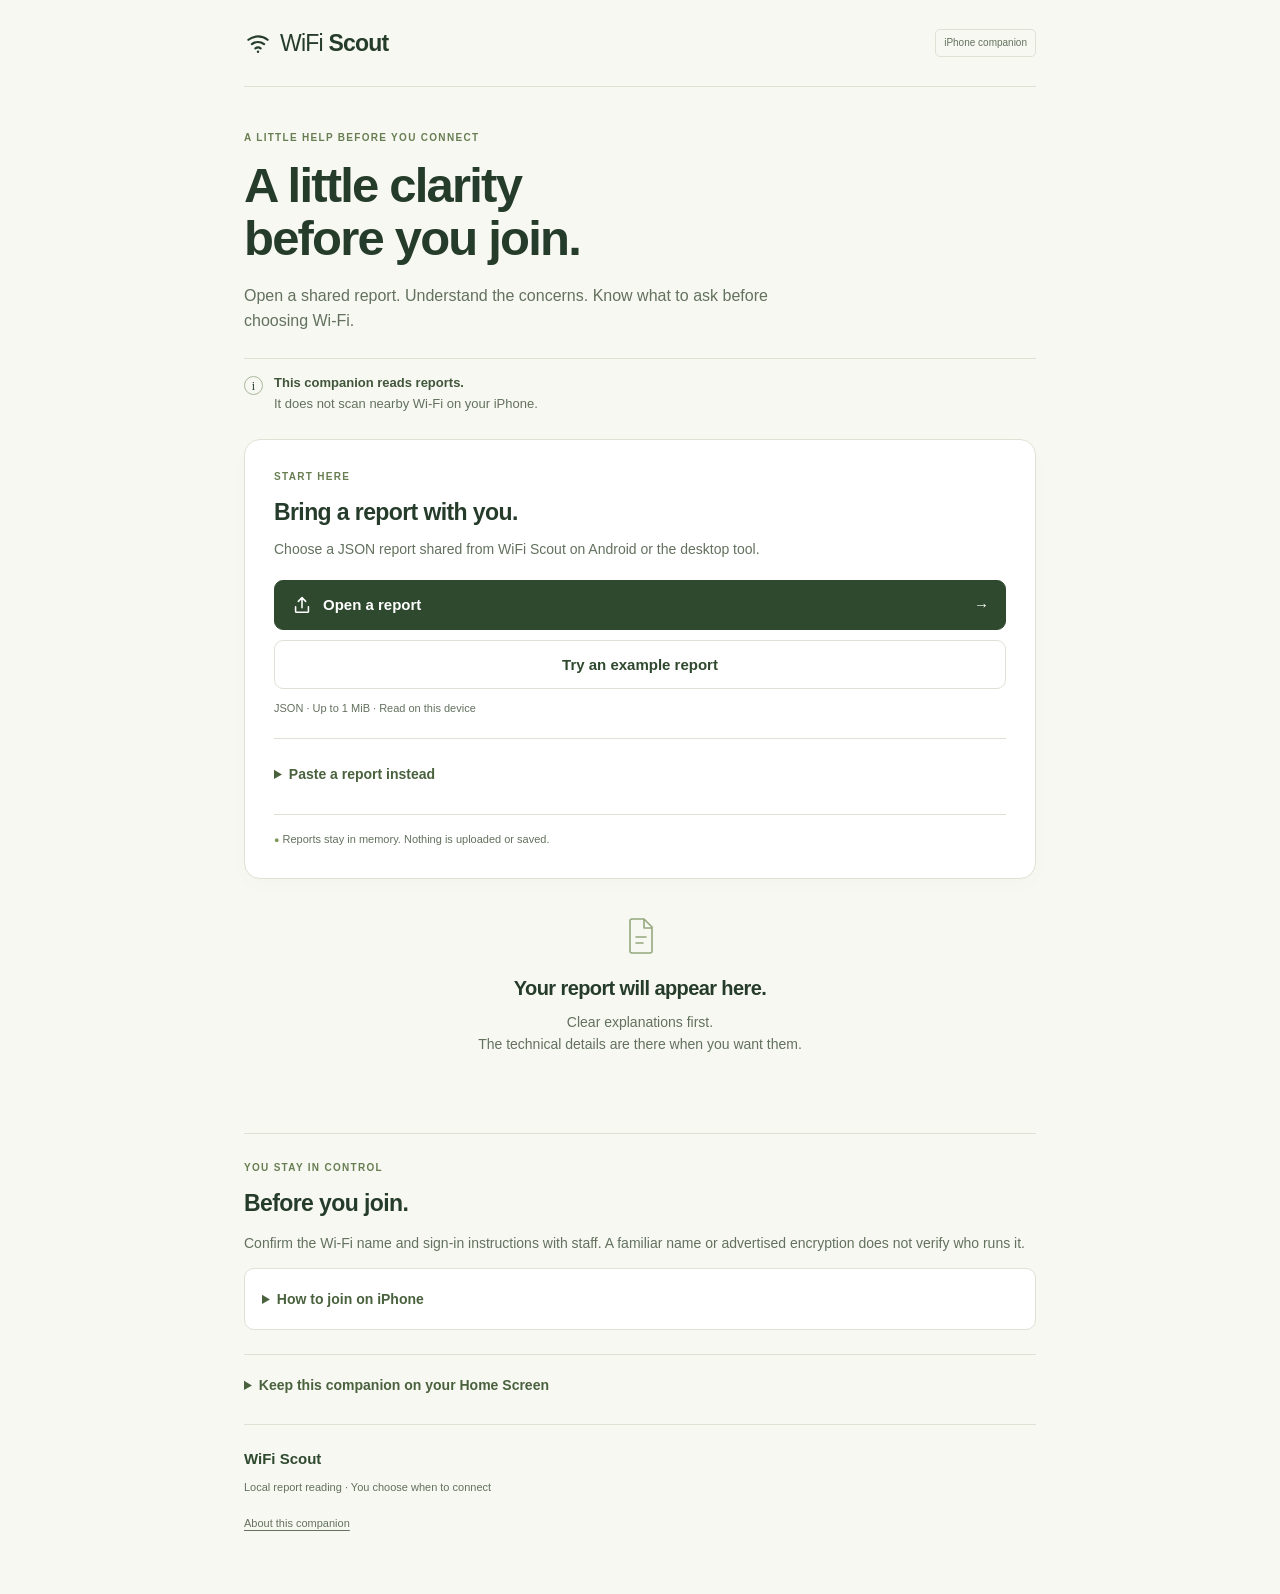
<file: iphone/index.html>
<!doctype html>
<html lang="en">
<head>
  <meta charset="utf-8">
  <meta name="viewport" content="width=device-width, initial-scale=1, viewport-fit=cover">
  <meta name="theme-color" content="#2f492e">
  <meta name="apple-mobile-web-app-capable" content="yes">
  <meta name="apple-mobile-web-app-status-bar-style" content="default">
  <meta name="description" content="Read a shared WiFi Scout report on your iPhone. Clear concerns first, technical evidence when you want it.">
  <title>WiFi Scout · iPhone companion</title>
  <link rel="manifest" href="manifest.webmanifest">
  <link rel="icon" href="icon.svg" type="image/svg+xml">
  <link rel="apple-touch-icon" href="icon-192.png">
  <link rel="stylesheet" href="style.css">
  <script src="app.js" defer></script>
</head>
<body>
  <a class="skip-link" href="#main">Skip to main content</a>
  <div class="shell">
    <header class="topbar"><a class="brand" href="./" aria-label="WiFi Scout home"><svg viewBox="0 0 32 32" fill="none" aria-hidden="true"><path d="M5 12.3a17.7 17.7 0 0 1 22 0M9 17.3a11.4 11.4 0 0 1 14 0M13 22.1a5 5 0 0 1 6 0" stroke="currentColor" stroke-width="2.5" stroke-linecap="round"/><circle cx="16" cy="26" r="1.4" fill="currentColor"/></svg><span>WiFi <strong>Scout</strong></span></a><span class="companion-badge">iPhone companion</span></header>
    <main id="main">
      <section class="hero"><p class="eyebrow">A little help before you connect</p><h1>A little clarity<br>before you join.</h1><p>Open a shared report. Understand the concerns. Know what to ask before choosing Wi-Fi.</p><div class="capability-note"><span class="note-icon" aria-hidden="true">i</span><p><strong>This companion reads reports.</strong><br>It does not scan nearby Wi-Fi on your iPhone.</p></div></section>
      <section class="import-panel" aria-labelledby="import-heading"><p class="eyebrow">Start here</p><h2 id="import-heading">Bring a report with you.</h2><p>Choose a JSON report shared from WiFi Scout on Android or the desktop tool.</p><label class="primary-button file-button" for="report-file"><svg class="action-icon" viewBox="0 0 24 24" fill="none" aria-hidden="true"><path d="M12 15V4m0 0L8 8m4-4 4 4M5 14v5a1 1 0 0 0 1 1h12a1 1 0 0 0 1-1v-5" stroke="currentColor" stroke-width="1.7" stroke-linecap="round" stroke-linejoin="round"/></svg> Open a report <span class="arrow" aria-hidden="true">→</span></label><input class="file-input" id="report-file" type="file" accept=".json,application/json" aria-describedby="file-help"><button id="demo-button" class="secondary-button" type="button">Try an example report</button><p class="field-help" id="file-help">JSON · Up to 1 MiB · Read on this device</p><details class="paste-details"><summary>Paste a report instead</summary><label for="paste-report">Report JSON</label><textarea id="paste-report" spellcheck="false" autocomplete="off" autocapitalize="off" placeholder="Paste the complete WiFi Scout JSON report"></textarea><button id="open-paste" class="secondary-button" type="button">Open pasted report</button></details><p class="privacy-note"><span aria-hidden="true">●</span> Reports stay in memory. Nothing is uploaded or saved.</p></section>
      <p id="error-message" class="error-message" role="alert" hidden></p><p id="app-status" class="sr-only" role="status" aria-live="polite"></p>
      <section id="empty-state" class="empty-state"><svg class="empty-symbol" viewBox="0 0 44 44" fill="none" aria-hidden="true"><path d="M14 5h12l8 8v24a2 2 0 0 1-2 2H14a2 2 0 0 1-2-2V7a2 2 0 0 1 2-2Zm12 0v9h8M18 23h10m-10 6h7" stroke="currentColor" stroke-width="1.6" stroke-linecap="round" stroke-linejoin="round"/></svg><h2>Your report will appear here.</h2><p>Clear explanations first.<br>The technical details are there when you want them.</p></section>
      <section id="report-results" aria-labelledby="results-heading" hidden>
        <div class="results-heading"><div><p class="eyebrow">Read the observations</p><h2 id="results-heading" tabindex="-1">Here’s what the report says.</h2></div><button id="clear-report" class="text-button" type="button">Clear report</button></div>
        <div class="report-context"><span id="report-mode" class="mode-pill"></span><p id="source-note"></p><p id="report-export"></p><p id="report-age"></p><p class="context-limitation">These file contents are not independently verified. A report is a snapshot, not a current iPhone scan.</p></div>
        <section id="suggestion" class="suggestion" aria-labelledby="suggestion-heading"></section>
        <div class="network-list-heading"><h3>Wi-Fi in this report <span id="network-count" class="count-pill"></span></h3><p>Exact matching names are grouped together.</p></div><div id="network-list"></div>
        <details class="report-technical"><summary>Report source and limitations</summary><dl id="report-metadata"></dl><ul id="report-limitations"></ul></details>
      </section>
      <section class="joining-panel"><p class="eyebrow">You stay in control</p><h2>Before you join.</h2><p>Confirm the Wi-Fi name and sign-in instructions with staff. A familiar name or advertised encryption does not verify who runs it.</p><details id="join-guide"><summary>How to join on iPhone</summary><ol><li>Open your iPhone’s <strong>Settings</strong>, then <strong>Wi-Fi</strong>.</li><li>Choose the exact network the venue confirmed you can use.</li><li>Follow the venue’s password or sign-in instructions. Stop if something does not match what you were told.</li></ol><p>This companion cannot select or join a network for you. When unsure, use your own mobile connection or hotspot.</p></details></section>
      <details class="install-panel"><summary>Keep this companion on your Home Screen</summary><p>When this page is served over HTTPS, open it in Safari, tap <strong>Share</strong>, then <strong>Add to Home Screen</strong>. Open it once online so the app shell can be available offline.</p><p id="offline-status">The app shell can be cached. Imported reports are never cached.</p><p>Your hosting provider may ask you to sign in before opening this companion. Reports are read on your device.</p></details>
    </main>
    <footer><strong>WiFi Scout</strong><p>Local report reading · You choose when to connect</p><a href="README.md">About this companion</a></footer>
  </div>
</body>
</html>
</file>
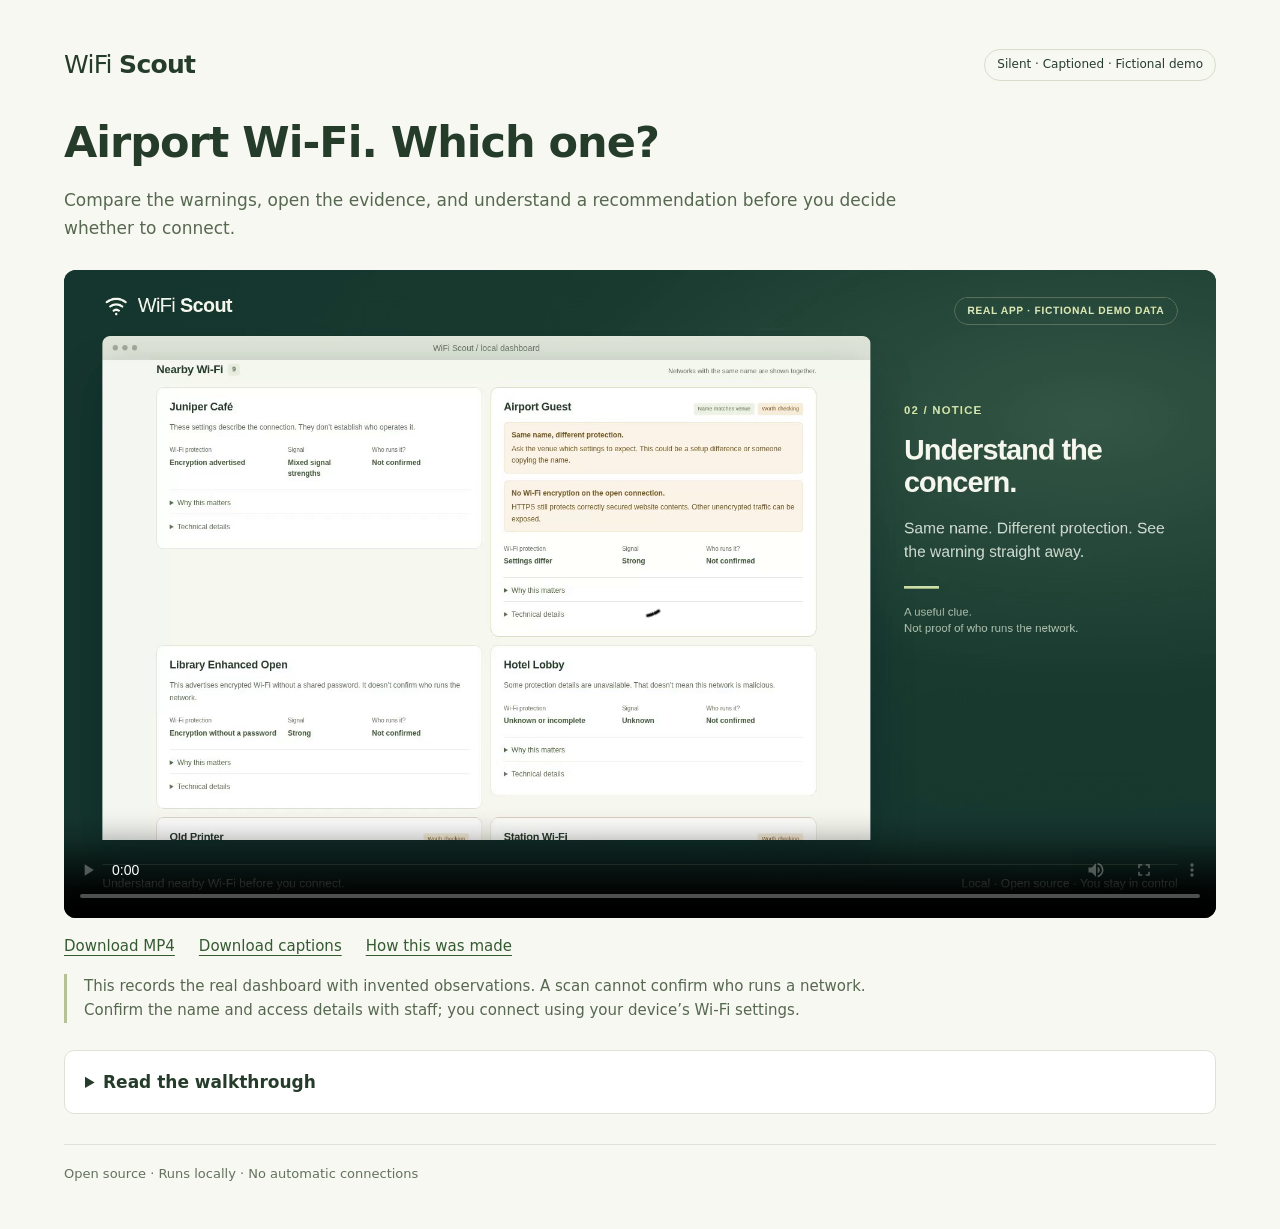
<file: docs/demo/index.html>
<!doctype html>
<html lang="en">
<meta charset="utf-8">
<meta name="viewport" content="width=device-width,initial-scale=1">
<title>WiFi Scout · Airport Wi-Fi demo</title>
<style>
*{box-sizing:border-box}body{margin:0;background:#f7f8f2;color:#263c2b;font:17px/1.65 system-ui,sans-serif}main{max-width:1200px;margin:auto;padding:44px 24px}header{display:flex;justify-content:space-between;gap:16px;align-items:center}.brand{font-size:25px;letter-spacing:-.7px}.tag{font-size:12px;padding:5px 12px;border:1px solid #d7ddca;border-radius:30px}h1{font-size:clamp(29px,5vw,43px);line-height:1.2;letter-spacing:-1px;margin:32px 0 14px}p{max-width:850px;color:#576851}video{display:block;width:100%;background:#16372e;border-radius:12px;margin:28px 0 16px}a{color:#355a32;text-underline-offset:4px}a:focus-visible,summary:focus-visible,video:focus-visible{outline:3px solid #819965;outline-offset:4px}.links{display:flex;flex-wrap:wrap;gap:10px 24px;font-size:15px}.notice{border-left:3px solid #b6c195;padding-left:17px;font-size:15px}details{margin:27px 0;padding:17px 20px;background:white;border:1px solid #dce3d6;border-radius:10px}summary{cursor:pointer;font-weight:600}li{margin:9px 0}footer{font-size:13px;color:#64715e;margin-top:30px;border-top:1px solid #dce3d6;padding-top:18px}
</style>
<main>
<header><div class="brand">WiFi <strong>Scout</strong></div><span class="tag">Silent · Captioned · Fictional demo</span></header>
<h1>Airport Wi-Fi. Which one?</h1>
<p>Compare the warnings, open the evidence, and understand a recommendation before you decide whether to connect.</p>
<video controls playsinline preload="metadata" poster="poster.png" aria-label="WiFi Scout airport Wi-Fi product demonstration">
  <source src="wifi-scout-demo.mp4" type="video/mp4">
  <track kind="captions" src="captions.vtt" srclang="en" label="English walkthrough">
  Your browser cannot play this video. <a href="wifi-scout-demo.mp4">Download the MP4</a> or read the transcript below.
</video>
<nav class="links" aria-label="Demo files"><a href="wifi-scout-demo.mp4" download>Download MP4</a><a href="captions.vtt" download>Download captions</a><a href="README.md">How this was made</a></nav>
<p class="notice">This records the real dashboard with invented observations. A scan cannot confirm who runs a network. Confirm the name and access details with staff; you connect using your device’s Wi-Fi settings.</p>
<details><summary>Read the walkthrough</summary><ol>
<li>Open WiFi Scout’s local dashboard.</li>
<li>Enter Airport Guest, confirm you can use it, and scan.</li>
<li>The app withholds a recommendation: access points using the same name advertise conflicting protection settings.</li>
<li>Expand the technical evidence to see the WPA2 and OPEN advertisements.</li>
<li>Ask café staff for another option, then enter Juniper Café and confirm access.</li>
<li>Read the best observed candidate, its reasons, and its limits. Operator identity remains unconfirmed.</li>
<li>Compare the clues, then decide whether to connect.</li>
</ol></details>
<footer>Open source · Runs locally · No automatic connections</footer>
</main>
</html>
</file>
<file: iphone/style.css>
:root{font-family:-apple-system,BlinkMacSystemFont,"Segoe UI",Arial,sans-serif;color:#263c2b;background:#f7f8f2;--muted:#63715e;--line:#dce3d5;--forest:#2f492e;--amber:#765621;--soft:#edf2e4}*{box-sizing:border-box}body{margin:0;font-size:16px;line-height:1.6}button,input,textarea{font:inherit}button,summary{cursor:pointer}a{color:inherit;text-underline-offset:3px}h1,h2,h3,p,dd,li{overflow-wrap:anywhere}h2{font-size:23px;line-height:1.25;letter-spacing:-.6px;margin:0 0 12px}button:focus-visible,a:focus-visible,summary:focus-visible,input:focus-visible,textarea:focus-visible{outline:3px solid #8d9f6e;outline-offset:4px}[hidden]{display:none!important}.shell{max-width:880px;margin:auto;padding:0 max(24px,env(safe-area-inset-left)) max(20px,env(safe-area-inset-bottom)) max(24px,env(safe-area-inset-right))}.topbar{display:flex;flex-wrap:wrap;align-items:center;justify-content:space-between;gap:12px;min-height:87px;border-bottom:1px solid var(--line);padding:15px 0}.brand{display:flex;gap:8px;align-items:center;text-decoration:none;font-size:23px;letter-spacing:-.8px;white-space:nowrap}.brand svg{width:28px;height:32px}.companion-badge{font-size:10px;line-height:1.4;text-align:center;border:1px solid var(--line);border-radius:5px;padding:6px 8px;color:var(--muted)}.hero{padding:31px 0 24px}.eyebrow{font-size:10px;text-transform:uppercase;letter-spacing:1.3px;font-weight:700;color:#687e52;margin:0 0 13px}h1{font-size:42px;font-weight:650;letter-spacing:-1.8px;line-height:1.08;margin:0 0 18px}.hero>p:last-of-type{font-size:16px;color:var(--muted);max-width:570px}.capability-note{display:flex;align-items:flex-start;gap:11px;margin:24px 0 0;padding:14px 0 0;border-top:1px solid var(--line)}.note-icon{flex-shrink:0;display:inline-grid;place-items:center;border:1px solid #aab79b;border-radius:50%;width:19px;height:19px;font-size:12px;font-family:Georgia,serif;margin-top:3px}.capability-note p{margin:0;font-size:13px;color:var(--muted)}.capability-note strong{color:#41563a}.import-panel{padding:24px;background:#fff;border:1px solid var(--line);border-radius:16px;box-shadow:0 7px 22px #273b2a04}.import-panel>p:not(.eyebrow){font-size:14px;color:var(--muted);margin:0 0 19px}.primary-button,.secondary-button{min-height:49px;display:flex;align-items:center;justify-content:center;gap:10px;border-radius:9px;font-weight:600;font-size:15px;line-height:1.4;padding:13px 16px;width:100%;text-align:center;text-decoration:none}.primary-button{background:var(--forest);color:#fff;border:1px solid var(--forest)}.secondary-button{background:#fff;color:var(--forest);border:1px solid var(--line);margin-top:10px}.file-button{cursor:pointer}.arrow{margin-left:auto}.action-icon{width:22px;height:22px;flex-shrink:0}.file-input{position:absolute;width:1px;height:1px;padding:0;margin:-1px;overflow:hidden;clip:rect(0,0,0,0);white-space:nowrap;border:0}.import-panel:has(.file-input:focus-visible) .file-button{outline:3px solid #8d9f6e;outline-offset:4px}.field-help{font-size:11px!important;margin:11px 0 21px!important}.paste-details{border-top:1px solid var(--line);padding-top:13px}.paste-details label{font-size:13px;display:block;margin-top:15px}.paste-details textarea{resize:vertical;display:block;width:100%;min-height:140px;border:1px solid #b9c5ad;border-radius:8px;padding:12px;font-family:ui-monospace,monospace;font-size:12px;margin:8px 0 10px;background:#fafbf7;color:var(--forest)}summary{font-size:14px;color:#49613d;min-height:44px;display:list-item;align-content:center;line-height:1.5;padding:9px 0;font-weight:550}.privacy-note{font-size:11px!important;margin:18px 0 0!important;padding-top:16px;border-top:1px solid var(--line)}.privacy-note span{color:#7f985c;font-size:9px}.error-message{background:#fae9df;border:1px solid #dfb99c;border-radius:10px;padding:15px;font-size:14px;color:#79432d}.empty-state{padding:35px 12px;text-align:center}.empty-symbol{width:44px;height:44px;color:#94a77d}.empty-state h2{font-size:20px;margin:10px 0}.empty-state p{font-size:14px;color:var(--muted);margin:0}.results-heading{flex-wrap:wrap;margin:35px 0 20px;display:flex;align-items:end;justify-content:space-between;gap:14px}.results-heading h2{font-size:25px;margin:0}.results-heading .eyebrow{margin-bottom:9px}.text-button{border:0;background:none;color:var(--muted);padding:12px 0;min-height:44px;flex-shrink:0;font-size:12px;text-decoration:underline;text-underline-offset:3px}.report-context{padding:16px 18px;border:1px solid #dbcba8;background:#f8f1e3;border-radius:11px;margin-bottom:19px}.mode-pill{display:inline-block;background:#eee2c6;color:#755620;font-weight:650;font-size:10px;letter-spacing:.6px;text-transform:uppercase;padding:3px 8px;border-radius:4px}.report-context p{font-size:12px;color:#765f36;margin:9px 0 0}.report-context .context-limitation{font-size:11px;border-top:1px solid #e3d7bd;padding-top:10px}.suggestion{background:#edf2e5;border:1px solid #d3ddc4;border-radius:14px;padding:23px;margin-bottom:28px}.suggestion h3{font-size:25px;line-height:1.3;letter-spacing:-.6px;margin:6px 0 10px}.suggestion .suggestion-label{font-size:10px;letter-spacing:.9px;color:#607449;font-weight:bold;text-transform:uppercase;margin:0}.suggestion p{font-size:14px;margin:10px 0;color:#445b3a}.suggestion .identity-reminder{font-size:12px;border-top:1px solid #d0dbbf;padding-top:13px}.suggestion .secondary-button{background:#ffffffc9}.suggestion details{border-top:1px solid #d0dbbf;margin-top:15px}.reason-list{font-size:12px;padding-left:20px;color:var(--muted)}.reason-list li{margin-bottom:8px}.copy-status{font-size:12px!important}.network-list-heading h3{font-size:21px;letter-spacing:-.4px;margin:0}.network-list-heading p{font-size:12px;color:var(--muted);margin:5px 0 17px}.count-pill{background:#e9efdf;font-size:12px;vertical-align:middle;padding:4px 8px;border-radius:5px;margin-left:5px}.network-card{border:1px solid var(--line);border-radius:13px;background:#fff;padding:21px;margin-bottom:14px}.network-card h4{font-size:20px;line-height:1.35;margin:0 0 14px;letter-spacing:-.4px;overflow-wrap:anywhere}.network-concern{border:1px solid #e5d5b1;border-radius:8px;background:#faf3e7;padding:13px;margin:10px 0;color:var(--amber);font-size:13px}.network-concern strong{display:block;line-height:1.4;margin-bottom:5px}.network-concern p{margin:0;font-size:12px;line-height:1.6}.dimensions{display:grid;gap:8px;margin:16px 0}.dimension{font-size:13px;color:var(--muted);margin:0}.dimension strong{color:#43583a;font-weight:600}.identity-note{font-size:12px;color:var(--muted);margin:10px 0 14px}.technical-details{border-top:1px solid var(--line);padding-top:3px}.technical-details h5{font-size:14px;margin:18px 0 10px}.observations{font-size:12px;margin:10px 0}.observation{border:1px solid var(--line);border-radius:7px;padding:14px;margin-bottom:12px;background:#fbfcf8}dl{margin:0}dt{font-size:11px;color:var(--muted);margin-top:9px}dd{font-size:12px;margin:2px 0 0;white-space:pre-wrap;word-break:break-word}.technical-finding{border-left:2px solid #dce5cd;padding-left:12px;margin:16px 0;font-size:12px}.technical-finding strong{display:block}.technical-finding code{font-size:10px;overflow-wrap:anywhere;color:var(--muted)}.report-technical{padding:10px 20px;border:1px solid var(--line);border-radius:11px;background:#fff;margin:24px 0}.report-technical dl{margin:9px 0 20px}.report-technical ul{font-size:12px;color:var(--muted);padding-left:18px}.report-technical li{margin:8px 0}.joining-panel{margin:34px 0 24px;border-top:1px solid var(--line);padding-top:26px}.joining-panel>p:not(.eyebrow){font-size:14px;color:var(--muted)}.joining-panel details{border:1px solid var(--line);border-radius:10px;background:#fff;padding:8px 17px}.joining-panel ol{padding-left:20px;font-size:14px}.joining-panel li{padding-left:2px;margin:12px 0}.joining-panel details p,.install-panel p{font-size:12px;color:var(--muted)}.install-panel{border-top:1px solid var(--line);padding:8px 0 17px}footer{padding:22px 0 25px;border-top:1px solid var(--line);color:var(--muted);font-size:11px}footer strong{font-size:15px;color:var(--forest)}footer p{margin:8px 0}footer a{display:inline-block;min-height:44px;padding-top:10px}.sr-only{position:absolute;width:1px;height:1px;padding:0;margin:-1px;overflow:hidden;clip:rect(0,0,0,0);white-space:nowrap;border:0}.skip-link{position:absolute;left:-9999px;top:8px}.skip-link:focus{left:20px;z-index:2;background:white;padding:12px}@media(min-width:650px){.shell{padding-left:44px;padding-right:44px}.hero{padding-top:43px}h1{font-size:49px}.import-panel{padding:29px}.hero>p:last-of-type{max-width:580px}.results-heading h2{font-size:29px}.dimensions{grid-template-columns:1fr 1fr}.network-card{padding:25px}.joining-panel{margin-top:43px}}@media(max-width:360px){.shell{padding-left:18px;padding-right:18px}.brand{font-size:21px}.companion-badge{font-size:9px;padding:5px}.import-panel{padding:19px}.results-heading{align-items:start;flex-direction:column;gap:2px}h1{font-size:37px}}@media(prefers-reduced-motion:no-preference){button,.file-button{transition:background .15s}button:active,.file-button:active{filter:brightness(.96)}}
</file>
